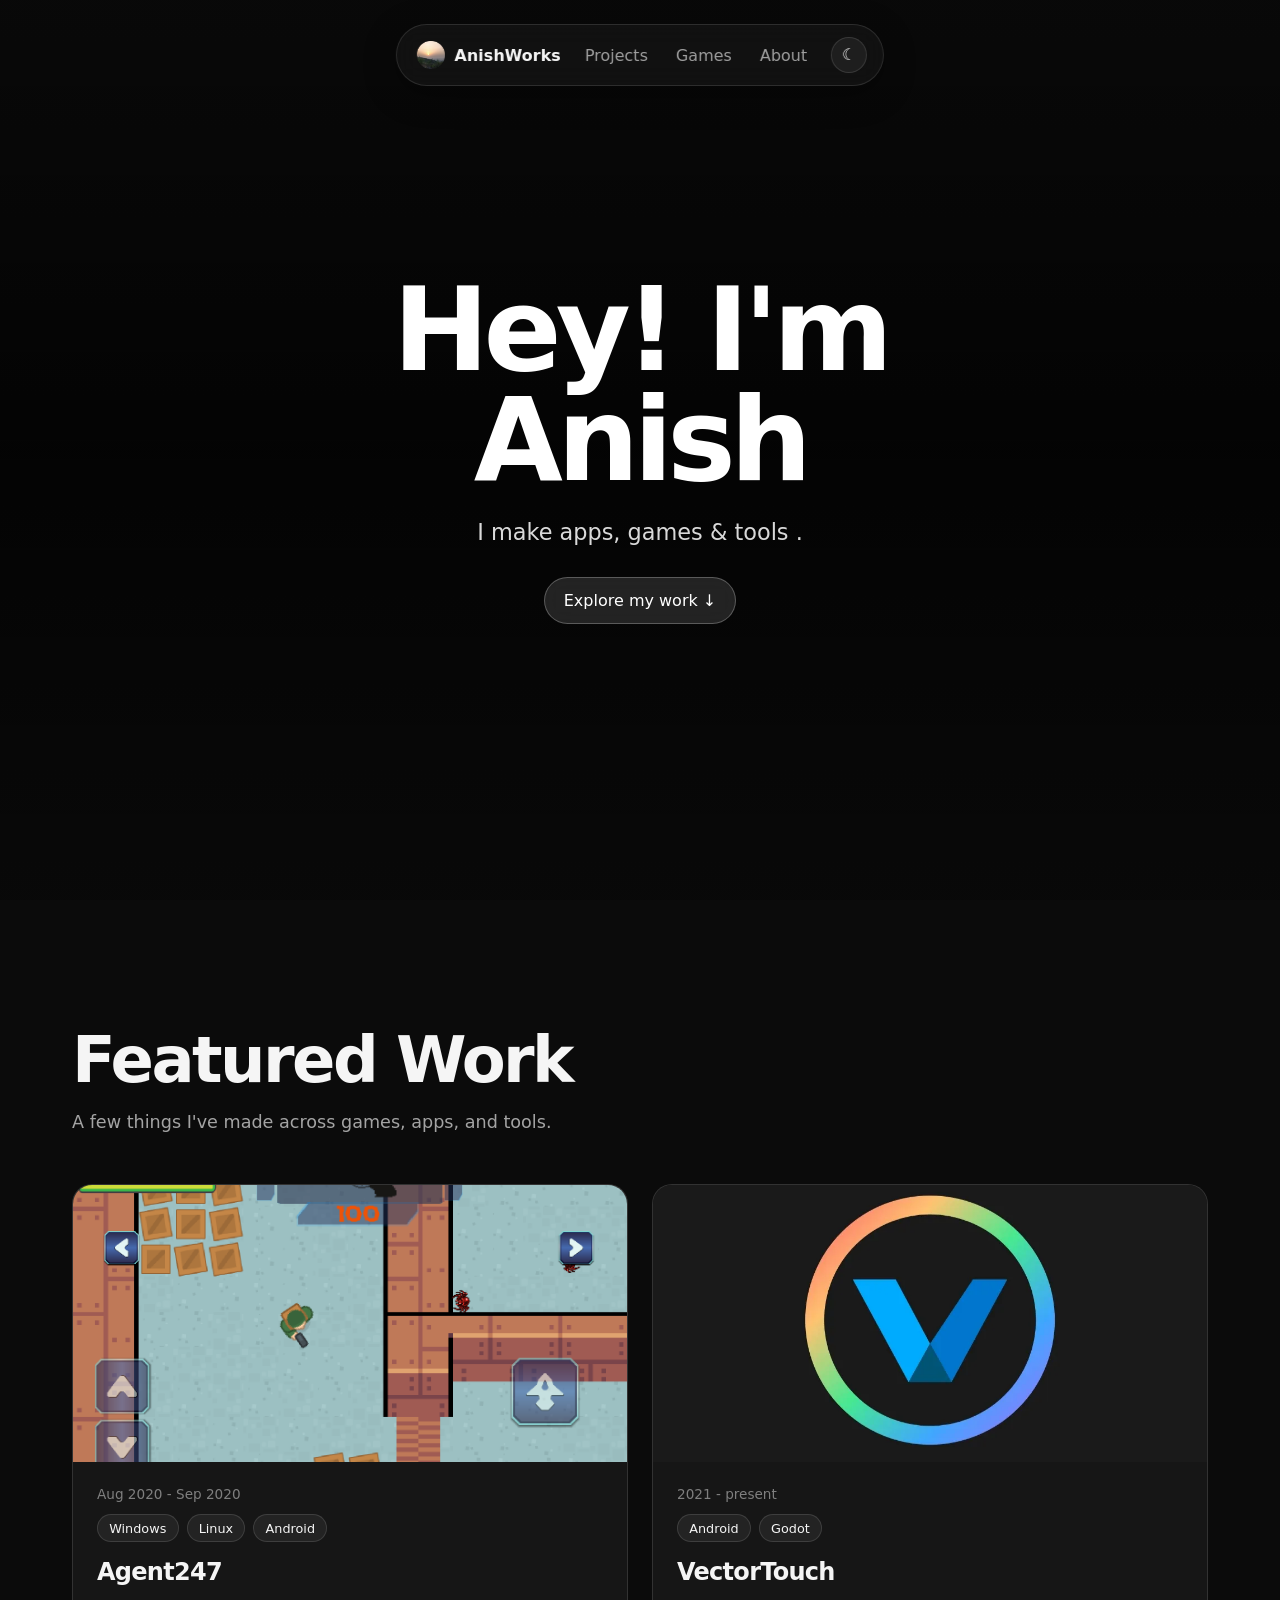
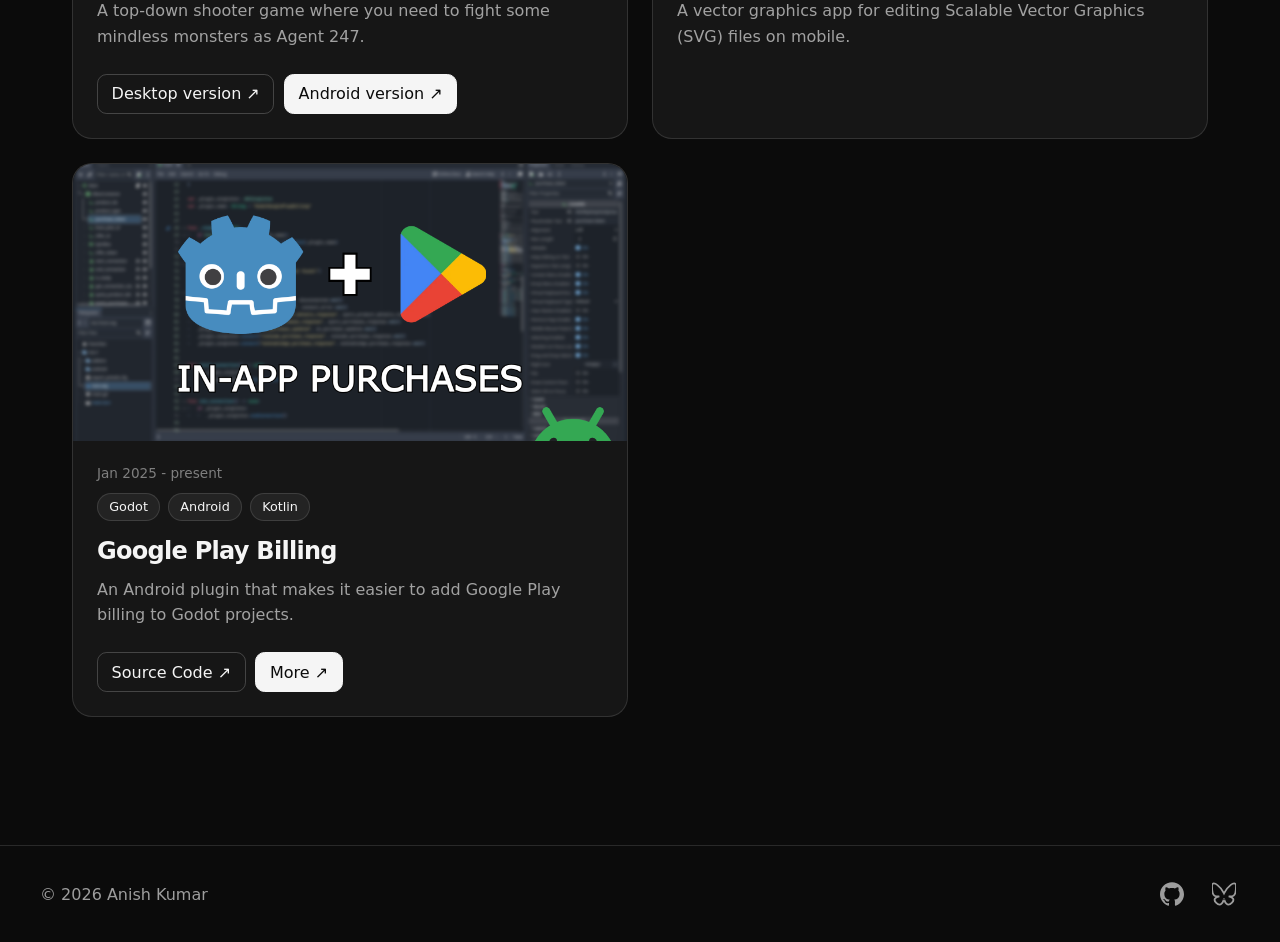
<file: index.html>
<!doctype html>
<html lang="en">

<head>
    <meta charset="UTF-8" />
    <meta name="viewport" content="width=device-width, initial-scale=1.0">
    <title>AnishWorks</title>
    <link rel="icon" href="/assets/favicon.png" type="image/png" />
    <link rel="stylesheet" href="/css/style.css" />
</head>

<body>
    <nav class="navbar">
        <a class="navbar-logo" href="/">
            <img src="/assets/favicon.png" alt="AnishWorks logo" />
            AnishWorks
        </a>

        <div class="navbar-links">
            <a href="/projects">Projects</a>
            <a href="/games">Games</a>
            <a href="/about">About</a>
        </div>

        <button class="theme-toggle" type="button" aria-label="Switch to light theme">
            <span class="theme-icon theme-icon-sun">☀</span>
            <span class="theme-icon theme-icon-moon">☾</span>
        </button>
    </nav>

    <main>
        <section class="hero" id="home">
            <video class="hero-video" autoplay muted loop playsinline>
                <source src="assets/arcade-vr-video.mp4" type="video/mp4" />
            </video>

            <div class="hero-overlay"></div>

            <div class="hero-content">
                <h1>Hey! I'm Anish</h1>

                <p class="hero-description">I make apps, games & tools .</p>

                <a class="hero-button" href="#featured">Explore my work ↓</a>
            </div>
        </section>

        <section class="featured" id="featured">
            <div class="section-heading">
                <h2>Featured Work</h2>
                <p>A few things I've made across games, apps, and tools.</p>
            </div>

            <div class="featured-grid">
                <article class="project-card">
                    <div class="project-image">
                        <img src="assets/agent247.png" alt="Agent247 screenshot" />
                    </div>

                    <div class="project-info">
                        <p class="project-date">Aug 2020 - Sep 2020</p>

                        <div class="project-tags">
                            <span>Windows</span>
                            <span>Linux</span>
                            <span>Android</span>
                        </div>

                        <h3>Agent247</h3>

                        <p class="project-description">
                            A top-down shooter game where you need to fight some mindless monsters as Agent 247.
                        </p>

                        <div class="project-actions">
                            <a href="https://gamejolt.com/games/Agent47/508505" class="project-action" target="_blank" rel="noopener noreferrer">Desktop version ↗</a>
                            <a href="https://gamejolt.com/games/Agent247/524061" class="project-action project-action-secondary" target="_blank" rel="noopener noreferrer">Android version ↗</a>
                        </div>
                    </div>
                </article>

                <article class="project-card">
                    <div class="project-image">
                        <img src="assets/vectortouch.png" alt="VectorTouch app cover" />
                    </div>

                    <div class="project-info">
                        <p class="project-date">2021 - present</p>

                        <div class="project-tags">
                            <span>Android</span>
                            <span>Godot</span>
                        </div>

                        <h3>VectorTouch</h3>
                        <p class="project-description">
                            A vector graphics app for editing Scalable Vector Graphics (SVG) files on mobile.
                        </p>
                    </div>
                </article>

                <article class="project-card">
                    <div class="project-image">
                        <img src="assets/google-play-billing.png" alt="Google Play Billing plugin cover" />
                    </div>

                    <div class="project-info">
                        <p class="project-date">Jan 2025 - present</p>

                        <div class="project-tags">
                            <span>Godot</span>
                            <span>Android</span>
                            <span>Kotlin</span>
                        </div>

                        <h3>Google Play Billing</h3>

                        <p class="project-description">
                            An Android plugin that makes it easier to add Google Play billing to Godot projects.
                        </p>

                        <div class="project-actions">
                            <a href="https://github.com/godot-sdk-integrations/godot-google-play-billing" class="project-action" target="_blank" rel="noopener noreferrer">Source Code ↗</a>
                            <a href="https://godot-sdk-integrations.github.io/godot-google-play-billing/index.html" class="project-action project-action-secondary" target="_blank" rel="noopener noreferrer">More ↗</a>
                        </div>
                    </div>
                </article>
            </div>
        </section>
    </main>

    <footer class="site-footer">
        <p class="footer-copyright">© 2026 Anish Kumar</p>

        <div class="footer-socials">
            <a href="https://github.com/syntaxerror247" class="footer-social" aria-label="GitHub" target="_blank" rel="noopener noreferrer">
                <svg role="img" viewBox="0 0 24 24" xmlns="http://www.w3.org/2000/svg"><title>GitHub</title><path d="M12 .297c-6.63 0-12 5.373-12 12 0 5.303 3.438 9.8 8.205 11.385.6.113.82-.258.82-.577 0-.285-.01-1.04-.015-2.04-3.338.724-4.042-1.61-4.042-1.61C4.422 18.07 3.633 17.7 3.633 17.7c-1.087-.744.084-.729.084-.729 1.205.084 1.838 1.236 1.838 1.236 1.07 1.835 2.809 1.305 3.495.998.108-.776.417-1.305.76-1.605-2.665-.3-5.466-1.332-5.466-5.93 0-1.31.465-2.38 1.235-3.22-.135-.303-.54-1.523.105-3.176 0 0 1.005-.322 3.3 1.23.96-.267 1.98-.399 3-.405 1.02.006 2.04.138 3 .405 2.28-1.552 3.285-1.23 3.285-1.23.645 1.653.24 2.873.12 3.176.765.84 1.23 1.91 1.23 3.22 0 4.61-2.805 5.625-5.475 5.92.42.36.81 1.096.81 2.22 0 1.606-.015 2.896-.015 3.286 0 .315.21.69.825.57C20.565 22.092 24 17.592 24 12.297c0-6.627-5.373-12-12-12"/></svg>
            </a>

            <a href="https://bsky.app/profile/syntaxerror247.bsky.social" class="footer-social" aria-label="Bluesky" target="_blank" rel="noopener noreferrer">
                <svg role="img" viewBox="0 0 24 24" xmlns="http://www.w3.org/2000/svg"><title>Bluesky</title><path d="M5.202 2.857C7.954 4.922 10.913 9.11 12 11.358c1.087-2.247 4.046-6.436 6.798-8.501C20.783 1.366 24 .213 24 3.883c0 .732-.42 6.156-.667 7.037-.856 3.061-3.978 3.842-6.755 3.37 4.854.826 6.089 3.562 3.422 6.299-5.065 5.196-7.28-1.304-7.847-2.97-.104-.305-.152-.448-.153-.327 0-.121-.05.022-.153.327-.568 1.666-2.782 8.166-7.847 2.97-2.667-2.737-1.432-5.473 3.422-6.3-2.777.473-5.899-.308-6.755-3.369C.42 10.04 0 4.615 0 3.883c0-3.67 3.217-2.517 5.202-1.026"/></svg>
            </a>
        </div>
    </footer>

    <script src="js/theme.js"></script>
</body>
</html>
</file>
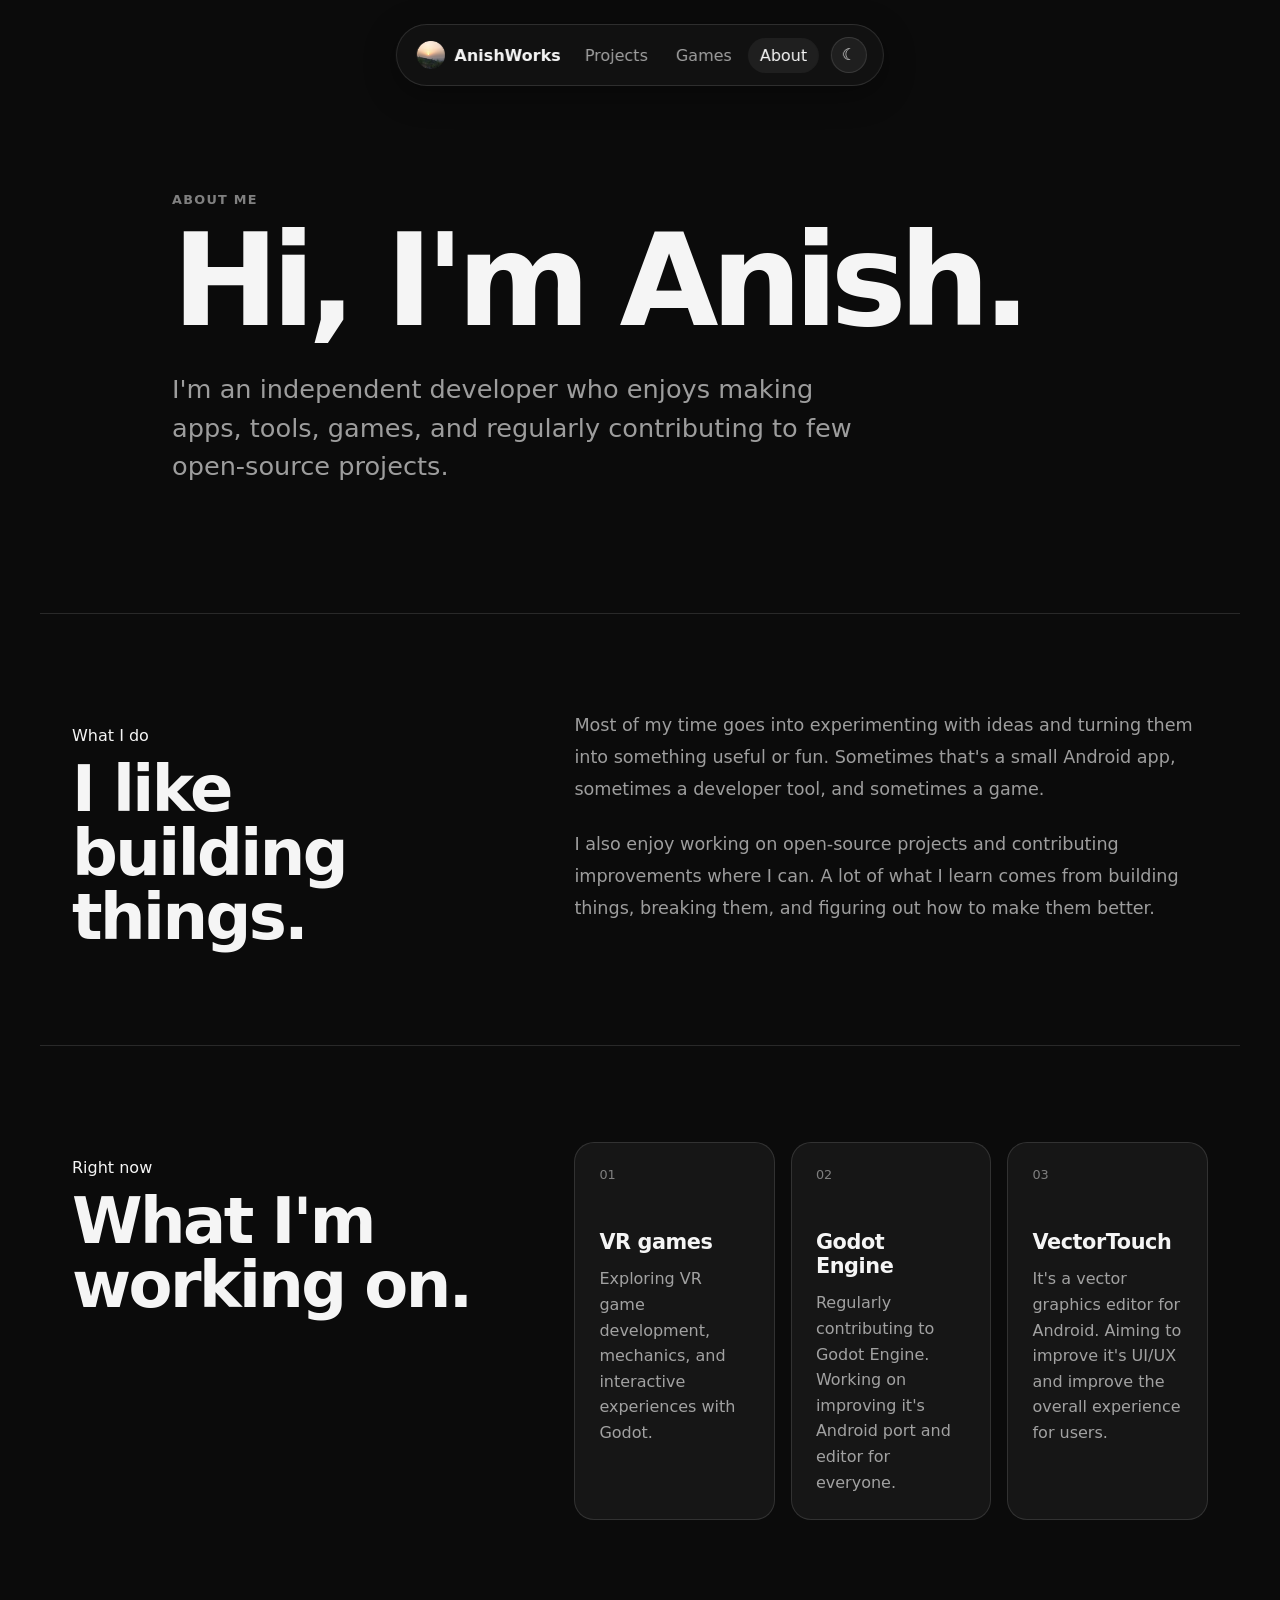
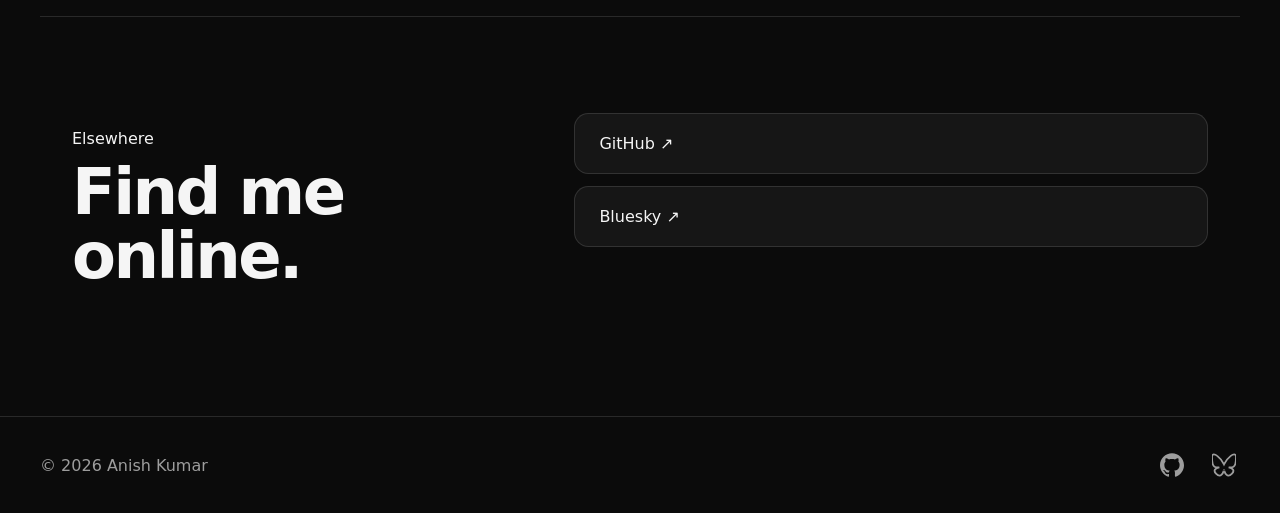
<file: about.html>
<!DOCTYPE html>
<html lang="en">

<head>
    <meta charset="UTF-8">
    <meta name="viewport" content="width=device-width, initial-scale=1.0">
    <title>About - AnishWorks</title>
    <link rel="icon" href="/assets/favicon.png" type="image/png" />
    <link rel="stylesheet" href="/css/style.css" />
</head>

<body>
    <nav class="navbar">
        <a class="navbar-logo" href="/">
            <img src="/assets/favicon.png" alt="AnishWorks logo" />
            AnishWorks
        </a>

        <div class="navbar-links">
            <a href="/projects">Projects</a>
            <a href="/games">Games</a>
            <a href="/about" class="active">About</a>
        </div>

        <button class="theme-toggle" type="button" aria-label="Switch to light theme">
            <span class="theme-icon theme-icon-sun">☀</span>
            <span class="theme-icon theme-icon-moon">☾</span>
        </button>
    </nav>

    <main>
        <section class="about-intro">
            <p class="about-eyebrow">About me</p>
            <h1>Hi, I'm Anish.</h1>
            <p class="about-lead">
                I'm an independent developer who enjoys making apps, tools, games, and regularly contributing to few open-source projects.
            </p>
        </section>

        <section class="about-section">
            <div class="about-section-heading">
                <p class="section-eyebrow">What I do</p>
                <h2>I like building things.</h2>
            </div>

            <div class="about-text">
                <p>
                    Most of my time goes into experimenting with ideas and turning them into something useful or fun.
                    Sometimes that's a small Android app, sometimes a developer tool, and sometimes a game.
                </p>
                <p>
                    I also enjoy working on open-source projects and contributing improvements where I can. A lot of
                    what I learn comes from building things, breaking them, and figuring out how to make them better.
                </p>
            </div>
        </section>

        <section class="about-section">
            <div class="about-section-heading">
                <p class="section-eyebrow">Right now</p>
                <h2>What I'm working on.</h2>
            </div>

            <div class="about-focus-grid">
                <div class="about-focus">
                    <span class="about-focus-number">01</span>
                    <h3>VR games</h3>
                    <p>
                        Exploring VR game development, mechanics, and interactive experiences with Godot.
                    </p>
                </div>

                <div class="about-focus">
                    <span class="about-focus-number">02</span>
                    <h3>Godot Engine</h3>
                    <p>
                        Regularly contributing to Godot Engine. Working on improving it's Android port and editor for everyone.
                    </p>
                </div>

                <div class="about-focus">
                    <span class="about-focus-number">03</span>
                    <h3>VectorTouch</h3>
                    <p>
                        It's a vector graphics editor for Android. Aiming to improve it's UI/UX and improve the overall experience for users.
                    </p>
                </div>
            </div>
        </section>

        <section class="about-section about-links-section">
            <div class="about-section-heading">
                <p class="section-eyebrow">Elsewhere</p>
                <h2>Find me online.</h2>
            </div>

            <div class="about-links">
                <a href="https://github.com/syntaxerror247" class="about-link" target="_blank" rel="noopener noreferrer">
                    <span>GitHub ↗</span>
                </a>

                <a href="https://bsky.app/profile/syntaxerror247.bsky.social" class="about-link" target="_blank" rel="noopener noreferrer">
                    <span>Bluesky ↗</span>
                </a>
            </div>
        </section>
    </main>

     <footer class="site-footer">
        <p class="footer-copyright">© 2026 Anish Kumar</p>

        <div class="footer-socials">
            <a href="https://github.com/syntaxerror247" class="footer-social" aria-label="GitHub" target="_blank" rel="noopener noreferrer">
                <svg role="img" viewBox="0 0 24 24" xmlns="http://www.w3.org/2000/svg"><title>GitHub</title><path d="M12 .297c-6.63 0-12 5.373-12 12 0 5.303 3.438 9.8 8.205 11.385.6.113.82-.258.82-.577 0-.285-.01-1.04-.015-2.04-3.338.724-4.042-1.61-4.042-1.61C4.422 18.07 3.633 17.7 3.633 17.7c-1.087-.744.084-.729.084-.729 1.205.084 1.838 1.236 1.838 1.236 1.07 1.835 2.809 1.305 3.495.998.108-.776.417-1.305.76-1.605-2.665-.3-5.466-1.332-5.466-5.93 0-1.31.465-2.38 1.235-3.22-.135-.303-.54-1.523.105-3.176 0 0 1.005-.322 3.3 1.23.96-.267 1.98-.399 3-.405 1.02.006 2.04.138 3 .405 2.28-1.552 3.285-1.23 3.285-1.23.645 1.653.24 2.873.12 3.176.765.84 1.23 1.91 1.23 3.22 0 4.61-2.805 5.625-5.475 5.92.42.36.81 1.096.81 2.22 0 1.606-.015 2.896-.015 3.286 0 .315.21.69.825.57C20.565 22.092 24 17.592 24 12.297c0-6.627-5.373-12-12-12"/></svg>
            </a>

            <a href="https://bsky.app/profile/syntaxerror247.bsky.social" class="footer-social" aria-label="Bluesky" target="_blank" rel="noopener noreferrer">
                <svg role="img" viewBox="0 0 24 24" xmlns="http://www.w3.org/2000/svg"><title>Bluesky</title><path d="M5.202 2.857C7.954 4.922 10.913 9.11 12 11.358c1.087-2.247 4.046-6.436 6.798-8.501C20.783 1.366 24 .213 24 3.883c0 .732-.42 6.156-.667 7.037-.856 3.061-3.978 3.842-6.755 3.37 4.854.826 6.089 3.562 3.422 6.299-5.065 5.196-7.28-1.304-7.847-2.97-.104-.305-.152-.448-.153-.327 0-.121-.05.022-.153.327-.568 1.666-2.782 8.166-7.847 2.97-2.667-2.737-1.432-5.473 3.422-6.3-2.777.473-5.899-.308-6.755-3.369C.42 10.04 0 4.615 0 3.883c0-3.67 3.217-2.517 5.202-1.026"/></svg>
            </a>
        </div>
    </footer>

    <script src="js/theme.js"></script>
</body>
</html>
</file>
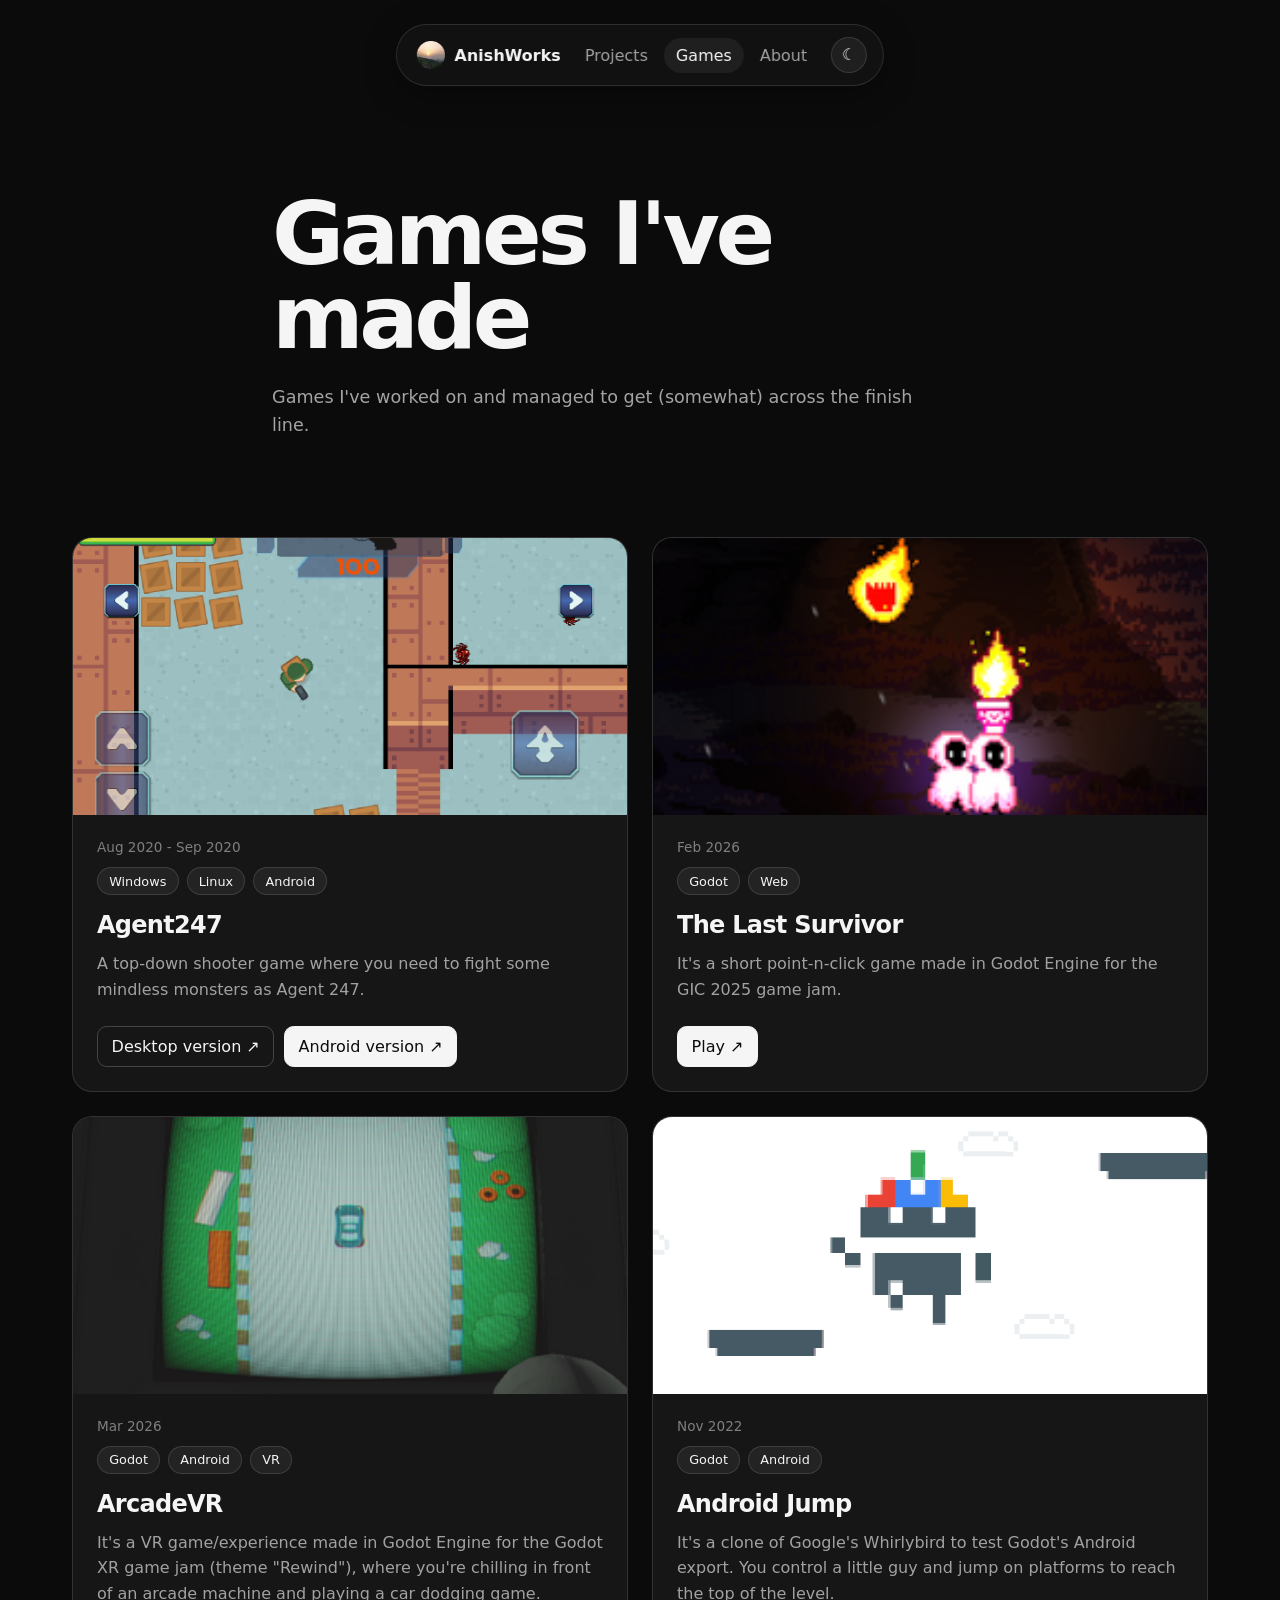
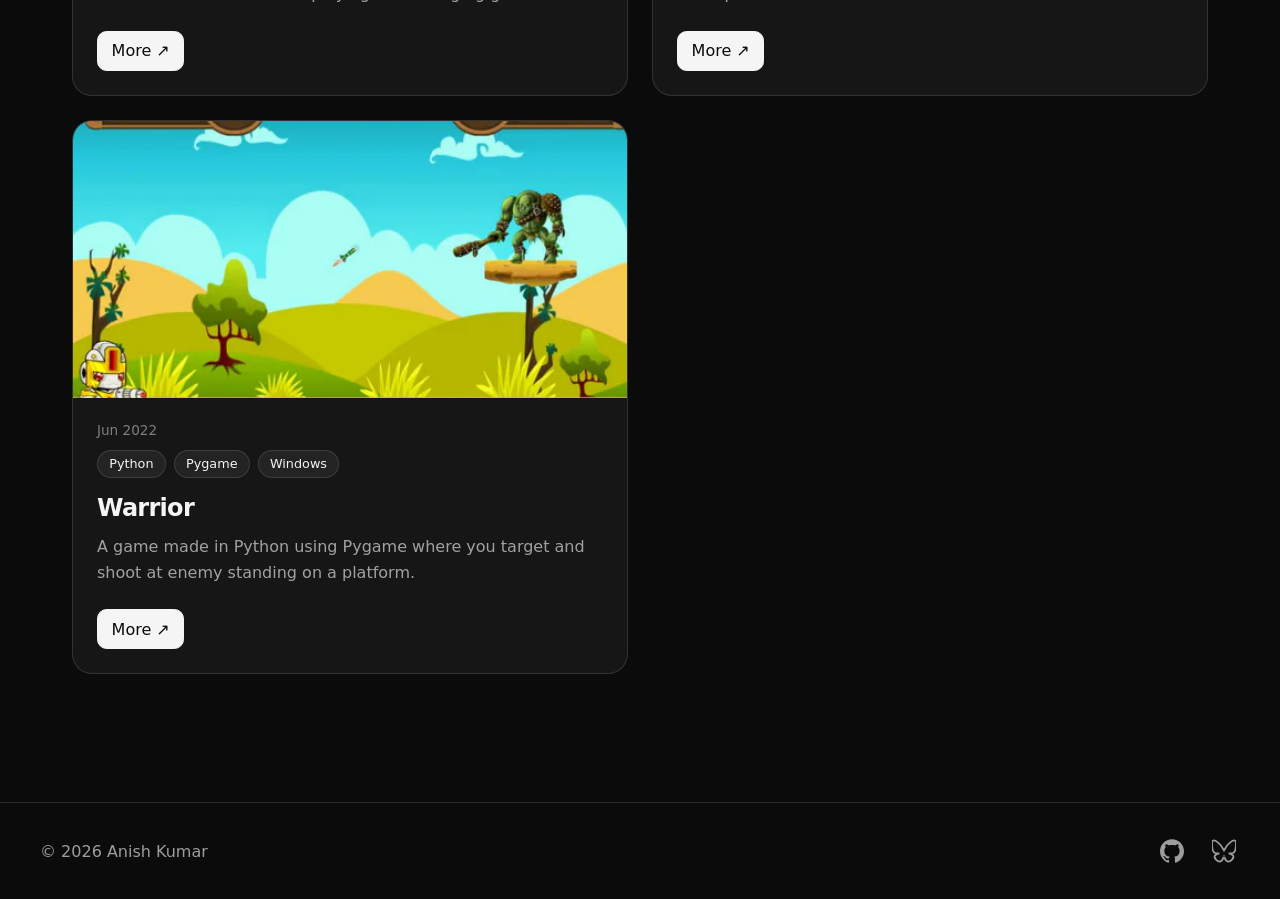
<file: games.html>
<!doctype html>
<html lang="en">

<head>
    <meta charset="UTF-8" />
    <meta name="viewport" content="width=device-width, initial-scale=1.0" />
    <title>Games - AnishWorks</title>
    <link rel="icon" href="/assets/favicon.png" type="image/png" />
    <link rel="stylesheet" href="/css/style.css" />
</head>

<body>
    <nav class="navbar">
        <a class="navbar-logo" href="/">
            <img src="/assets/favicon.png" alt="AnishWorks logo" />
            AnishWorks
        </a>

        <div class="navbar-links">
            <a href="/projects">Projects</a>
            <a href="/games" class="active">Games</a>
            <a href="/about">About</a>
        </div>

        <button class="theme-toggle" type="button" aria-label="Switch to light theme">
            <span class="theme-icon theme-icon-sun">☀</span>
            <span class="theme-icon theme-icon-moon">☾</span>
        </button>
    </nav>

    <main>
        <section class="page-header">
            <h1>Games I've made</h1>
            <p>Games I've worked on and managed to get (somewhat) across the finish line.</p>
        </section>

        <section class="project-list">
            <article class="project-card">
                <div class="project-image">
                    <img src="assets/agent247.png" alt="Agent247 screenshot" />
                </div>

                <div class="project-info">
                    <p class="project-date">Aug 2020 - Sep 2020</p>

                    <div class="project-tags">
                        <span>Windows</span>
                        <span>Linux</span>
                        <span>Android</span>
                    </div>

                    <h3>Agent247</h3>

                    <p class="project-description">
                        A top-down shooter game where you need to fight some mindless
                        monsters as Agent 247.
                    </p>

                    <div class="project-actions">
                        <a href="https://gamejolt.com/games/Agent47/508505" class="project-action" target="_blank" rel="noopener noreferrer">Desktop version ↗</a>
                        <a href="https://gamejolt.com/games/Agent247/524061" class="project-action project-action-secondary" target="_blank" rel="noopener noreferrer">Android version ↗</a>
                    </div>
                </div>
            </article>

            <article class="project-card">
                <div class="project-image">
                    <img src="assets/the-last-survivor.png" alt="The Last Survivor game screenshot" />
                </div>

                <div class="project-info">
                    <p class="project-date">Feb 2026</p>

                    <div class="project-tags">
                        <span>Godot</span>
                        <span>Web</span>
                    </div>

                    <h3>The Last Survivor</h3>

                    <p class="project-description">
                        It's a short point-n-click game made in Godot Engine for the GIC 2025 game jam.
                    </p>

                    <div class="project-actions">
                        <a href="https://mishragames.itch.io/the-last-survivor" class="project-action project-action-secondary" target="_blank" rel="noopener noreferrer">Play ↗</a>
                    </div>
                </div>
            </article>

            <article class="project-card">
                <div class="project-image">
                    <img src="assets/arcade-vr.png" alt="ArcadeVR game screenshot" />
                </div>

                <div class="project-info">
                    <p class="project-date">Mar 2026</p>

                    <div class="project-tags">
                        <span>Godot</span>
                        <span>Android</span>
                        <span>VR</span>
                    </div>

                    <h3>ArcadeVR</h3>

                    <p class="project-description">
                        It's a VR game/experience made in Godot Engine for the Godot XR game jam (theme "Rewind"), where you're chilling in front of an arcade machine and playing a car dodging game.
                    </p>

                    <div class="project-actions">
                        <a href="https://mishragames.itch.io/archadevr" class="project-action project-action-secondary" target="_blank" rel="noopener noreferrer">More ↗</a>
                    </div>
                </div>
            </article>

            <article class="project-card">
                <div class="project-image">
                    <img src="assets/android-jump.png" alt="Android Jump game screenshot" />
                </div>

                <div class="project-info">
                    <p class="project-date">Nov 2022</p>

                    <div class="project-tags">
                        <span>Godot</span>
                        <span>Android</span>
                    </div>

                    <h3>Android Jump</h3>

                    <p class="project-description">
                        It's a clone of Google's Whirlybird to test Godot's Android export. You control a little guy and jump on platforms to reach the top of the level.
                    </p>

                    <div class="project-actions">
                        <a href="https://gamejolt.com/games/androidjump/763742" class="project-action project-action-secondary" target="_blank" rel="noopener noreferrer">More ↗</a>
                    </div>
                </div>
            </article>

            <article class="project-card">
                <div class="project-image">
                    <img src="assets/warrior.png" alt="Warrior game screenshot" />
                </div>

                <div class="project-info">
                    <p class="project-date">Jun 2022</p>

                    <div class="project-tags">
                        <span>Python</span>
                        <span>Pygame</span>
                        <span>Windows</span>
                    </div>

                    <h3>Warrior</h3>

                    <p class="project-description">
                        A game made in Python using Pygame where you target and shoot at enemy standing on a platform.
                    </p>

                    <div class="project-actions">
                        <a href="https://gamejolt.com/games/Warrior/504973" class="project-action project-action-secondary" target="_blank" rel="noopener noreferrer">More ↗</a>
                    </div>
                </div>
            </article>
        </section>
    </main>

    <footer class="site-footer">
        <p class="footer-copyright">© 2026 Anish Kumar</p>

        <div class="footer-socials">
            <a href="https://github.com/syntaxerror247" class="footer-social" aria-label="GitHub" target="_blank" rel="noopener noreferrer">
                <svg role="img" viewBox="0 0 24 24" xmlns="http://www.w3.org/2000/svg"><title>GitHub</title><path d="M12 .297c-6.63 0-12 5.373-12 12 0 5.303 3.438 9.8 8.205 11.385.6.113.82-.258.82-.577 0-.285-.01-1.04-.015-2.04-3.338.724-4.042-1.61-4.042-1.61C4.422 18.07 3.633 17.7 3.633 17.7c-1.087-.744.084-.729.084-.729 1.205.084 1.838 1.236 1.838 1.236 1.07 1.835 2.809 1.305 3.495.998.108-.776.417-1.305.76-1.605-2.665-.3-5.466-1.332-5.466-5.93 0-1.31.465-2.38 1.235-3.22-.135-.303-.54-1.523.105-3.176 0 0 1.005-.322 3.3 1.23.96-.267 1.98-.399 3-.405 1.02.006 2.04.138 3 .405 2.28-1.552 3.285-1.23 3.285-1.23.645 1.653.24 2.873.12 3.176.765.84 1.23 1.91 1.23 3.22 0 4.61-2.805 5.625-5.475 5.92.42.36.81 1.096.81 2.22 0 1.606-.015 2.896-.015 3.286 0 .315.21.69.825.57C20.565 22.092 24 17.592 24 12.297c0-6.627-5.373-12-12-12"/></svg>
            </a>

            <a href="https://bsky.app/profile/syntaxerror247.bsky.social" class="footer-social" aria-label="Bluesky" target="_blank" rel="noopener noreferrer">
                <svg role="img" viewBox="0 0 24 24" xmlns="http://www.w3.org/2000/svg"><title>Bluesky</title><path d="M5.202 2.857C7.954 4.922 10.913 9.11 12 11.358c1.087-2.247 4.046-6.436 6.798-8.501C20.783 1.366 24 .213 24 3.883c0 .732-.42 6.156-.667 7.037-.856 3.061-3.978 3.842-6.755 3.37 4.854.826 6.089 3.562 3.422 6.299-5.065 5.196-7.28-1.304-7.847-2.97-.104-.305-.152-.448-.153-.327 0-.121-.05.022-.153.327-.568 1.666-2.782 8.166-7.847 2.97-2.667-2.737-1.432-5.473 3.422-6.3-2.777.473-5.899-.308-6.755-3.369C.42 10.04 0 4.615 0 3.883c0-3.67 3.217-2.517 5.202-1.026"/></svg>
            </a>
        </div>
    </footer>

    <script src="js/theme.js"></script>
</body>
</html>
</file>
<file: css/style.css>
:root {
    color-scheme: dark;

    --background: #0b0b0b;
    --surface: #161616;
    --surface-hover: #1d1d1d;

    --text: #f5f5f5;
    --text-muted: rgba(255, 255, 255, 0.6);
    --text-subtle: rgba(255, 255, 255, 0.45);

    --border: rgba(255, 255, 255, 0.12);
    --border-strong: rgba(255, 255, 255, 0.2);

    --navbar-background: rgba(20, 20, 20, 0.75);

    --shadow: rgba(0, 0, 0, 0.35);
}

[data-theme="light"] {
    color-scheme: light;

    --background: #fafafa;
    --surface: #ffffff;
    --surface-hover: #f4f4f4;

    --text: #171717;
    --text-muted: rgba(0, 0, 0, 0.62);
    --text-subtle: rgba(0, 0, 0, 0.45);

    --border: rgba(0, 0, 0, 0.1);
    --border-strong: rgba(0, 0, 0, 0.18);

    --navbar-background: rgba(255, 255, 255, 0.78);

    --shadow: rgba(0, 0, 0, 0.1);
}

* {
    box-sizing: border-box;
}

html {
    scroll-behavior: smooth;
}

body {
    margin: 0;

    font-family:
        system-ui,
        "Segoe UI",
        sans-serif;

    color: var(--text);
    background: var(--background);

    transition:
        color 0.3s ease,
        background-color 0.3s ease;
}

.navbar {
    position: fixed;
    top: 1.5rem;
    left: 50%;

    transform: translateX(-50%);

    z-index: 100;

    display: flex;
    align-items: center;
    flex-wrap: nowrap;

    width: max-content;
    max-width: calc(100% - 2rem);

    gap: 0.75rem;

    padding: 0.75rem 1rem 0.75rem 1.25rem;

    background: var(--navbar-background);

    border: 1px solid var(--border);
    border-radius: 999px;

    backdrop-filter: blur(12px);

    box-shadow: 0 0.5rem 2rem var(--shadow);
}

.navbar-logo {
    display: flex;
    align-items: center;
    gap: 0.6rem;

    color: var(--text);
    text-decoration: none;
    font-weight: 600;

    white-space: nowrap;
}

.navbar-logo img {
    width: 1.75rem;
    height: 1.75rem;
    object-fit: contain;
}

.navbar-links {
    display: flex;
    align-items: center;

    flex-wrap: nowrap;
    flex-shrink: 0;

    gap: 0.25rem;
}

.navbar-links a {
    flex-shrink: 0;

    padding: 0.5rem 0.75rem;

    color: var(--text-muted);

    text-decoration: none;
    white-space: nowrap;

    border-radius: 999px;

    transition:
        color 0.2s ease,
        background-color 0.2s ease;
}

.navbar-links a:hover,
.navbar-links a.active {
    color: var(--text);

    background: rgba(128, 128, 128, 0.12);
}

.theme-toggle {
    position: relative;

    display: flex;
    align-items: center;
    justify-content: center;

    flex-shrink: 0;

    width: 2.25rem;
    height: 2.25rem;

    padding: 0;

    color: var(--text);

    background: rgba(128, 128, 128, 0.12);

    border: 1px solid var(--border);
    border-radius: 50%;

    cursor: pointer;

    transition:
        background-color 0.2s ease,
        transform 0.2s ease;
}

.theme-toggle:hover {
    background: rgba(128, 128, 128, 0.2);

    transform: rotate(12deg);
}

.theme-icon {
    position: absolute;

    display: flex;
    align-items: center;
    justify-content: center;

    font-size: 1rem;
    line-height: 1;

    transition:
        opacity 0.25s ease,
        transform 0.3s ease;
}

.theme-icon-sun {
    opacity: 0;

    transform:
        scale(0.5)
        rotate(-90deg);
}

.theme-icon-moon {
    opacity: 1;

    transform:
        scale(1)
        rotate(0);
}

[data-theme="light"] .theme-icon-sun {
    opacity: 1;

    transform:
        scale(1)
        rotate(0);
}

[data-theme="light"] .theme-icon-moon {
    opacity: 0;

    transform:
        scale(0.5)
        rotate(90deg);
}

.hero {
    position: relative;

    min-height: 100vh;

    overflow: hidden;

    display: flex;
    align-items: center;
    justify-content: center;

    background: #111;
}

.hero-video {
    position: absolute;
    inset: 0;

    width: 100%;
    height: 100%;

    object-fit: cover;
}

.hero-overlay {
    position: absolute;
    inset: 0;

    background: linear-gradient(to bottom, rgba(0, 0, 0, 0.5), rgba(0, 0, 0, 0.8) 50%, rgba(0, 0, 0, 0.5) 100%);
}

.hero-content {
    position: relative;

    z-index: 1;

    max-width: 900px;

    padding: 2rem;

    text-align: center;

    color: white;
}

.hero-content h1 {
    margin: 0;

    font-size: clamp(3.5rem, 9vw, 8rem);

    line-height: 0.95;

    letter-spacing: -0.05em;
}

.hero-description {
    margin: 1.5rem 0 2rem;

    font-size: clamp(1.1rem, 2vw, 1.4rem);

    opacity: 0.85;
}

.hero-button {
    display: inline-flex;
    align-items: center;

    gap: 0.75rem;

    padding: 0.8rem 1.2rem;

    color: white;

    text-decoration: none;

    background: rgba(255, 255, 255, 0.12);

    border: 1px solid rgba(255, 255, 255, 0.25);
    border-radius: 999px;

    backdrop-filter: blur(10px);

    transition:
        background-color 0.2s ease,
        transform 0.2s ease;
}

.hero-button:hover {
    background: rgba(255, 255, 255, 0.2);

    transform: translateY(-2px);
}

.hero-button span {
    font-size: 1.1rem;
}

.section-heading {
    max-width: 650px;

    margin-bottom: 3rem;
}

.section-heading h2 {
    margin: 0;

    font-size: clamp(2.5rem, 5vw, 4rem);

    line-height: 1;

    letter-spacing: -0.04em;
}

.section-heading > p:last-child {
    margin-top: 1rem;

    font-size: 1.1rem;

    line-height: 1.6;

    opacity: 0.65;
}


.featured {
    max-width: 1200px;

    margin: 0 auto;

    padding: 8rem 2rem;
}

.featured-grid {
    display: grid;

    grid-template-columns: repeat(2, 1fr);

    gap: 1.5rem;
}

.project-list {
    max-width: 1200px;

    margin: 0 auto;

    padding: 0 2rem 8rem;

    display: grid;

    grid-template-columns: repeat(2, 1fr);

    gap: 1.5rem;
}

.project-card {
    min-width: 0;

    color: var(--text);

    background: var(--surface);

    border: 1px solid var(--border);

    border-radius: 1.25rem;

    overflow: hidden;
}

.project-image {
    aspect-ratio: 2 / 1;

    overflow: hidden;
}

.project-image img {
    display: block;

    width: 100%;
    height: 100%;

    object-fit: cover;
}

.project-info {
    padding: 1.5rem;
}

.project-date {
    margin: 0;

    font-size: 0.85rem;

    color: var(--text-subtle);
}

.project-tags {
    display: flex;
    flex-wrap: wrap;

    gap: 0.5rem;

    margin: 0.75rem 0 1rem;
}

.project-tags span {
    padding: 0.35rem 0.7rem;

    font-size: 0.8rem;
    font-weight: 500;

    color: var(--text);

    background: rgba(128, 128, 128, 0.12);

    border: 1px solid var(--border);

    border-radius: 999px;
}

.project-info h3 {
    margin: 0;

    font-size: 1.5rem;

    letter-spacing: -0.03em;
}

.project-description {
    max-width: 600px;

    margin: 0.75rem 0 0;

    line-height: 1.6;

    color: var(--text-muted);
}

.project-actions {
    display: flex;
    flex-wrap: wrap;

    gap: 0.6rem;

    margin-top: 1.5rem;
}

.project-action {
    display: inline-flex;
    align-items: center;

    gap: 0.5rem;

    padding: 0.6rem 0.85rem;

    color: var(--text);

    text-decoration: none;

    background: transparent;

    border: 1px solid var(--border-strong);
    border-radius: 0.6rem;

    transition:
        background-color 0.2s ease,
        border-color 0.2s ease;
}

.project-action:hover {
    background: var(--surface-hover);

    border-color: var(--border-strong);
}

.project-action span {
    font-size: 1rem;
}

.project-action-secondary {
    color: var(--background);

    background: var(--text);

    border-color: var(--text);
}

.project-action-secondary:hover {
    color: var(--background);

    background: var(--text);

    border-color: var(--text);

    opacity: 0.85;
}

.page-header {
    max-width: 800px;

    margin: 0 auto;

    padding: 12rem 2rem 5rem;
}

.page-header h1 {
    margin: 0;

    font-size: clamp(3rem, 7vw, 5.5rem);

    line-height: 0.95;

    letter-spacing: -0.05em;
}

.page-header > p:last-child {
    max-width: 650px;

    margin-top: 1.5rem;

    font-size: 1.1rem;

    line-height: 1.6;

    opacity: 0.65;
}

.about-intro {
    max-width: 1000px;

    margin: 0 auto;

    padding: 12rem 2rem 8rem;
}

.about-eyebrow {
    margin: 0 0 1rem;

    font-size: 0.8rem;
    font-weight: 600;

    letter-spacing: 0.1em;
    text-transform: uppercase;

    opacity: 0.5;
}

.about-intro h1 {
    margin: 0;

    font-size: clamp(4rem, 10vw, 8rem);

    line-height: 0.9;

    letter-spacing: -0.06em;
}

.about-lead {
    max-width: 700px;

    margin: 2rem 0 0;

    font-size: clamp(1.25rem, 2.5vw, 1.6rem);

    line-height: 1.5;

    color: var(--text-muted);
}

.about-section {
    max-width: 1200px;

    margin: 0 auto;

    padding: 6rem 2rem;

    display: grid;

    grid-template-columns: 1fr 1.5fr;

    gap: 5rem;

    border-top: 1px solid var(--border);
}

.about-section-heading h2 {
    margin: 0;

    font-size: clamp(2.5rem, 5vw, 4rem);

    line-height: 1;

    letter-spacing: -0.04em;
}

.about-section-heading .section-eyebrow {
    margin-bottom: 0.75rem;
}

.about-text {
    max-width: 650px;
}

.about-text p {
    margin: 0 0 1.5rem;

    font-size: 1.1rem;

    line-height: 1.8;

    color: var(--text-muted);
}

.about-text p:last-child {
    margin-bottom: 0;
}

.about-focus-grid {
    display: grid;

    grid-template-columns: repeat(3, 1fr);

    gap: 1rem;
}

.about-focus {
    padding: 1.5rem;

    background: var(--surface);

    border: 1px solid var(--border);

    border-radius: 1.25rem;
}

.about-focus-number {
    display: block;

    margin-bottom: 3rem;

    font-size: 0.8rem;

    color: var(--text-subtle);
}

.about-focus h3 {
    margin: 0 0 0.75rem;

    font-size: 1.3rem;

    letter-spacing: -0.02em;
}

.about-focus p {
    margin: 0;

    line-height: 1.6;

    color: var(--text-muted);
}

.about-links-section {
    padding-bottom: 8rem;
}

.about-links {
    display: flex;
    flex-direction: column;

    gap: 0.75rem;
}

.about-link {
    display: flex;
    align-items: center;
    justify-content: space-between;

    padding: 1.25rem 1.5rem;

    color: var(--text);

    text-decoration: none;

    background: var(--surface);

    border: 1px solid var(--border);

    border-radius: 0.9rem;

    transition:
        background-color 0.2s ease,
        border-color 0.2s ease;
}

.about-link:hover {
    background: var(--surface-hover);

    border-color: var(--border-strong);
}


.site-footer {
    display: flex;
    align-items: center;
    justify-content: space-between;
    gap: 2rem;

    padding: 2rem 2.5rem;

    border-top: 1px solid var(--border);
    color: var(--text-muted);
}

.footer-copyright {
    margin: 0;
    font-size: 1rem;
}

.footer-socials {
    display: flex;
    align-items: center;
    gap: 1.25rem;
}

.footer-social {
    display: flex;
    align-items: center;
    justify-content: center;

    width: 2rem;
    height: 2rem;

    color: var(--text-muted);
    text-decoration: none;

    transition:
        color 0.2s ease,
        transform 0.2s ease;
}

.footer-social:hover {
    color: var(--text);
    transform: translateY(-2px);
}

.footer-social svg {
    width: 1.5rem;
    height: 1.5rem;

    fill: currentColor;
    stroke: none;
}

.footer-social:last-child svg {
    fill: none;
    stroke: currentColor;
    stroke-width: 1.8;
}

.not-found {
    min-height: calc(100vh - 80px);
    display: flex;
    flex-direction: column;
    align-items: center;
    justify-content: center;

    padding: 6rem 2rem;
    text-align: center;
}

.not-found h1 {
    margin: 0;
    font-size: clamp(6rem, 15vw, 12rem);
    line-height: 0.9;
    letter-spacing: -0.06em;
}

.not-found p {
    margin: 1.5rem 0 2rem;
    color: var(--text-muted);
    font-size: 1.1rem;
}


/* Mobile */

@media (max-width: 600px) {

    .navbar {
        top: 1rem;

        max-width: none;

        gap: 0.4rem;

        padding: 0.5rem 0.5rem 0.5rem 0.8rem;
    }

    .navbar-links {
        flex: 1;

        justify-content: space-between;

        gap: 0;
    }

    .navbar-links a {
        padding: 0.4rem 0.5rem;

        font-size: 0.85rem;
    }

    .theme-toggle {
        width: 2rem;
        height: 2rem;
    }

    .featured {
        padding: 5rem 1.25rem;
    }

    .featured-grid {
        grid-template-columns: 1fr;
    }

    .page-header {
        padding: 9rem 1.25rem 4rem;
    }

    .project-list {
        grid-template-columns: 1fr;

        padding: 0 1.25rem 5rem;
    }

    .project-info {
        padding: 1.25rem;
    }

    .about-intro {
        padding: 9rem 1.25rem 5rem;
    }

    .about-section {
        padding: 4rem 1.25rem;

        grid-template-columns: 1fr;

        gap: 2.5rem;
    }

    .about-focus-grid {
        grid-template-columns: 1fr;
    }

    .about-focus-number {
        margin-bottom: 2rem;
    }

    .about-links-section {
        padding-bottom: 5rem;
    }

    .site-footer {
        padding: 1.5rem 1.25rem;
    }

    .footer-socials {
        gap: 0.75rem;
    }
}
</file>
